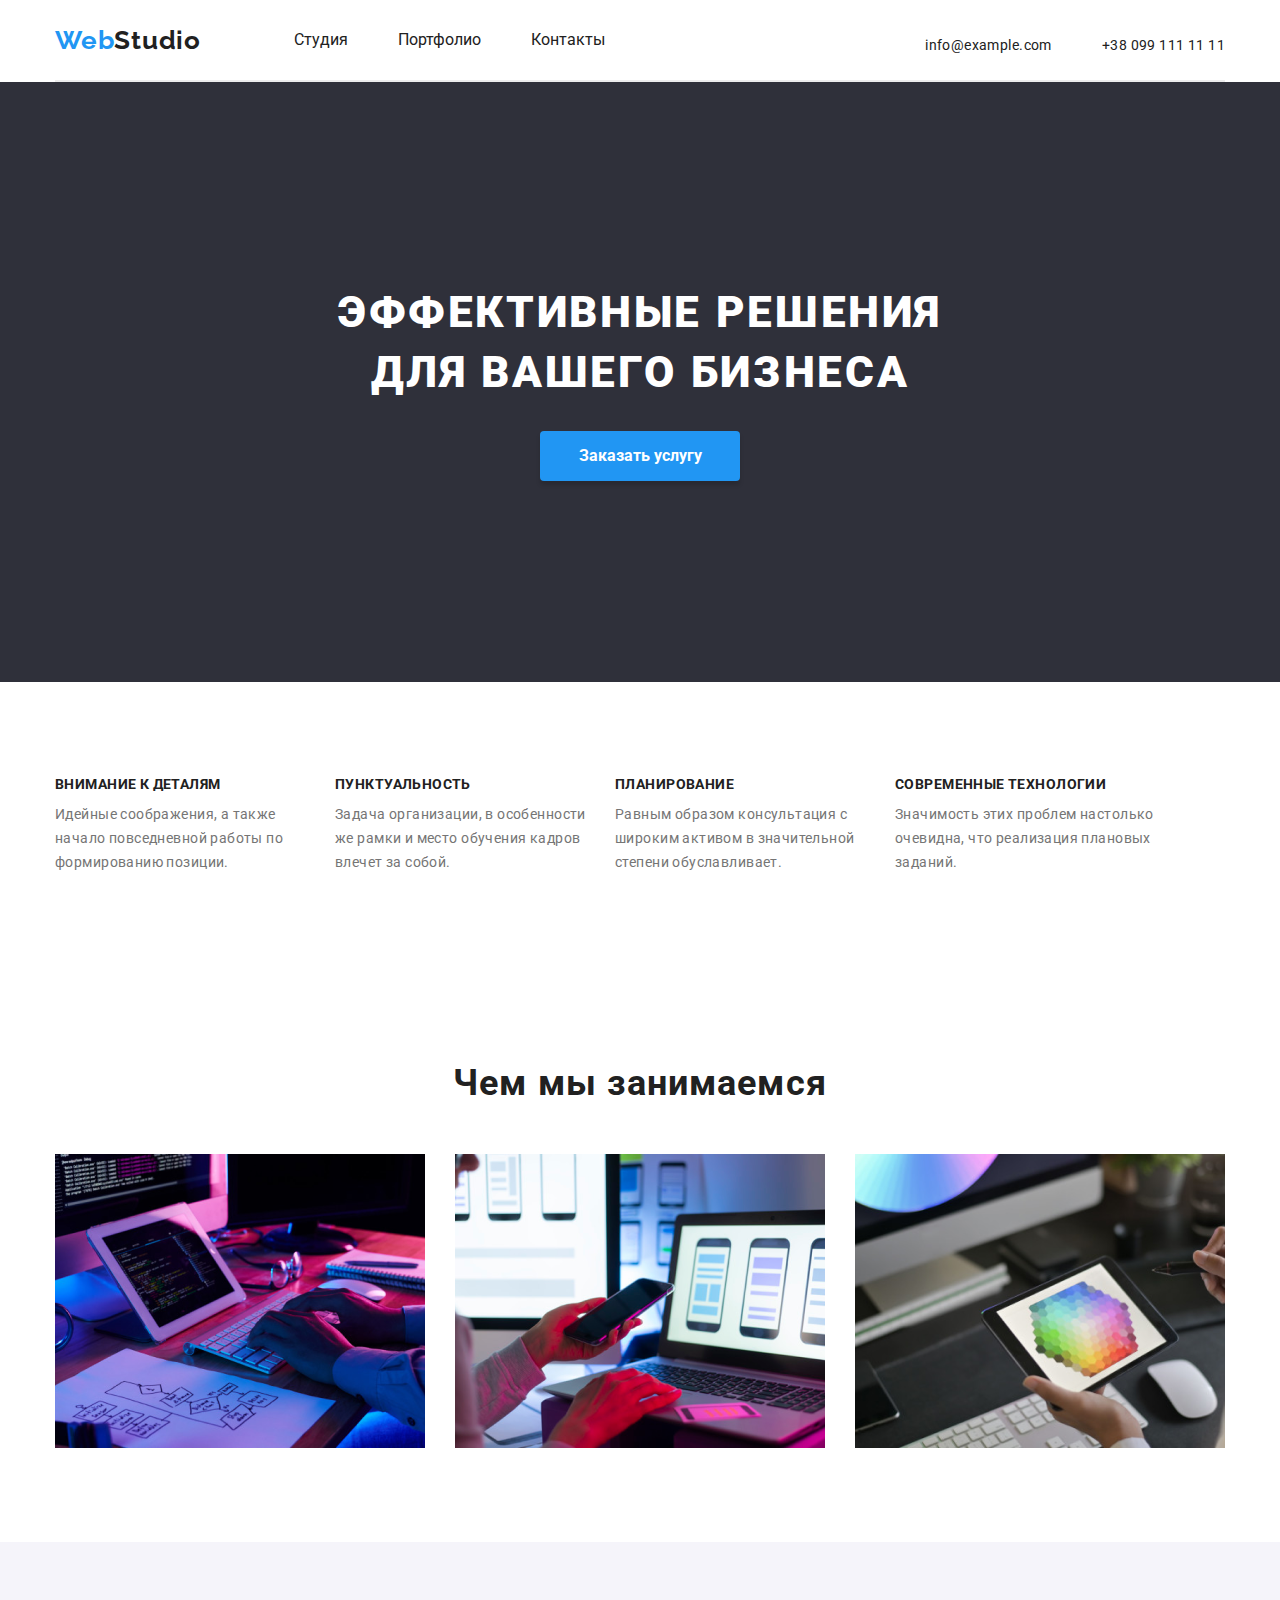
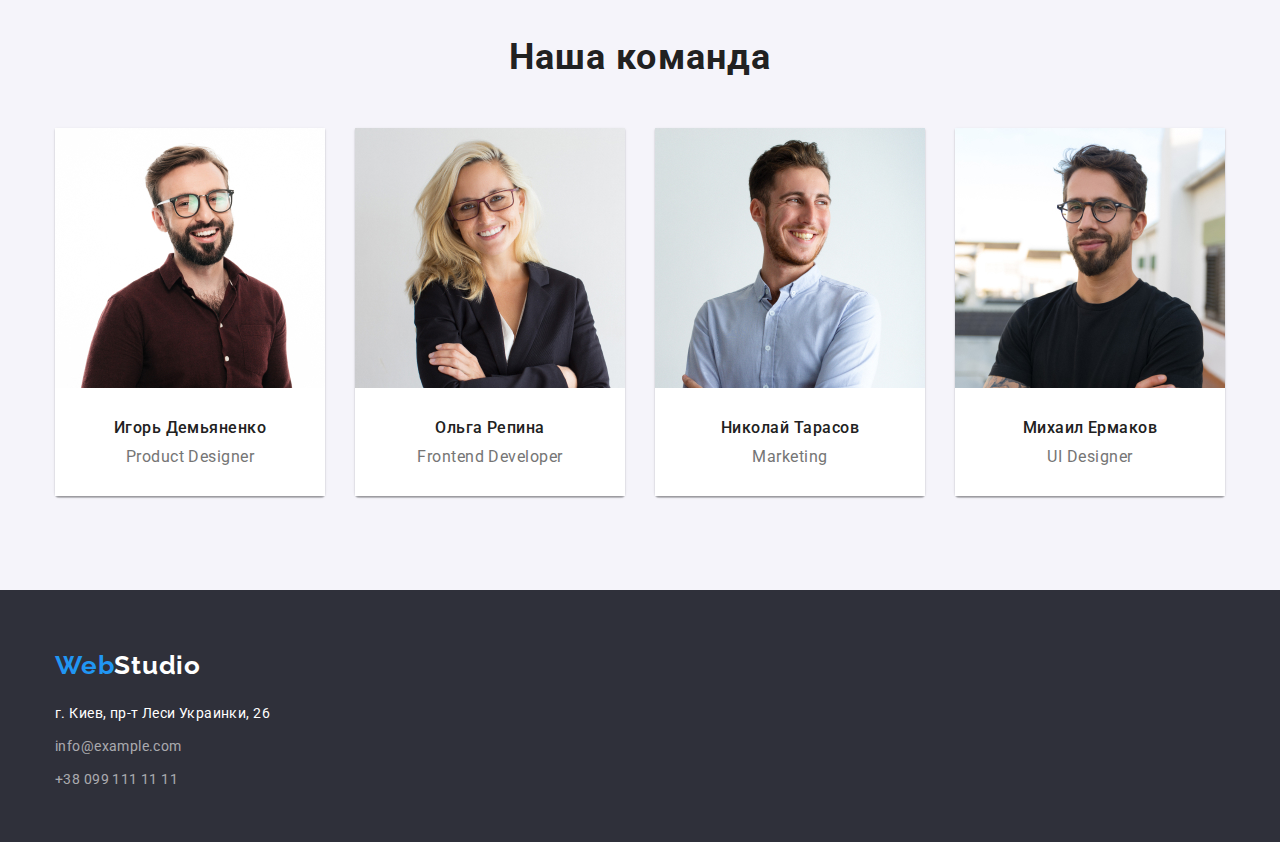
<file: index.html>
<!DOCTYPE html>
<html lang="ru">
<head>
    <meta charset="UTF-8">
    <meta name="viewport" content="width=device-width, initial-scale=1.0">
    <title>WebStudio</title>
    <link href="https://fonts.googleapis.com/css2?family=Raleway:wght@600&display=swap" rel="stylesheet">
    <link href="https://fonts.googleapis.com/css2?family=Roboto:wght@400;700&display=swap" rel="stylesheet">
    <link rel="stylesheet" href="./css/styles.css">
    <link rel="stylesheet" href="./css/normalize.css">
</head>
<body>
    <div class="container">    
        <header class="flexbox">
            <nav class="nav flexbox">
                <a href="/" class="logo link">
                    <span class="logo-web">Web</span>Studio
                </a>
        
                <ul class="list"> 
                    <li class="item"> <a href="" class="link-nav link">Студия</a></li>
                    <li class="item"> <a href="./portfolio.html" class="link-nav link">Портфолио</a></li>
                    <li class="item"> <a href="" class="link-nav link">Контакты</a></li>
                </ul>
            </nav>
        <ul class="list mail-tel">
            <li class="item">
                <a href="mailto:info@example.com" class="email link header">info@example.com</a>
            </li>
            <li class="item">
                <a href="tel:+380991111111" class="link header">+38 099 111 11 11</a>
            </li>
        </ul>
        </header>
        <hr>
    </div>
<main>
    <div class="container hero">
        <section class="hero">
            <h1 class="main-title">Эффективные решения <br> для вашего бизнеса</h1>
            <button type="button">Заказать услугу</button>
        </section>
    </div>
    
    <section class="advantages">
            <div class="container">
                <ul class="list">
                    <li class="list advantages">
                        <h3 class="main-title-3">Внимание к деталям</h3>
                        <p class="main-text-3">Идейные соображения, а также начало повседневной работы по формированию позиции.</p>
                    </li>
                    <li class="list advantages">
                        <h3 class="main-title-3">Пунктуальность</h3>
                        <p class="main-text-3">Задача организации, в особенности же рамки и место обучения кадров влечет за собой.</p>
                    </li>
                    <li class="list advantages">
                        <h3 class="main-title-3">Планирование</h3>
                        <p class="main-text-3">Равным образом консультация с широким активом в значительной степени обуславливает.</p>
                    </li>
                    <li class="list advantages">
                        <h3 class="main-title-3">Современные технологии</h3>
                        <p class="main-text-3">Значимость этих проблем настолько очевидна, что реализация плановых заданий.</p>
                    </li>
                </ul>
            </div>
    </section>
    
<section class="services">
        <div class="container">
            <h2 class="main-title-2">Чем мы занимаемся</h2>
        <ul class="list services">
            <li class="foto-items">
                <img class="foto-services"
                src="./images/1.png" alt="Компьютер" width="370">
            </li>
            <li class="foto-items">
                <img class="foto-services"
                src="./images/2.png" alt="Смартфон" width="370">
            </li>
            <li class="foto-items">
                <img class="foto-services"
                src="./images/3.png" alt="Спектор цветов на планшете" width="370">
            </li>
        </ul>
        </div>
</section>
    
<section class="team">
        <div class="container">
            <h2 class="main-title-2">Наша команда</h2>
        <ul class="list">
            <li class="list-team">
                <img class="foto-team" src="./images/igor.jpg" alt="Игорь" width="270">
                <div class="team-text">
                    <p class="text-name">Игорь Демьяненко</p>
                    <p class="text-profession">Product Designer</p>                    
                </div>                
            </li>
            <li class="list-team">
                 <img class="foto-team" src="./images/olga.jpg" alt="Ольга" width="270">
                <div class="team-text">
                    <p class="text-name">Ольга Репина</p>
                    <p class="text-profession">Frontend Developer</p>                    
                </div> 
            </li>
            <li class="list-team">
                <img class="foto-team" src="./images/nik.jpg" alt="Николай" width="270">
                <div class="team-text">
                    <p class="text-name">Николай Тарасов</p>
                    <p class="text-profession">Marketing</p>                    
                </div>
            </li>
            <li class="list-team">
                <img class="foto-team" src="./images/mihail.jpg" alt="Михаил" width="270">
                <div class="team-text">
                    <p class="text-name">Михаил Ермаков</p>
                    <p class="text-profession">UI Designer</p>                    
                </div>         
            </li>
        </ul>
        </div>
</section>
    
</main>
<footer class="page-footer">
    <div class="container footer">
        <a href="/" class="logo link footer">
            <span class="logo-web">Web</span><span class="logo-footer">Studio</span>
        </a>
        <address class="post">
            г. Киев, пр-т Леси Украинки, 26
        </address>
    
        <address class="mail-tel footer">
            <a href="mailto:info@example.com" class="email link footer">info@example.com</a><br>
            <a href="tel:+380991111111" class="link footer">+38 099 111 11 11</a>
        </address>
    </div>
</footer>
</body>
</html>
</file>
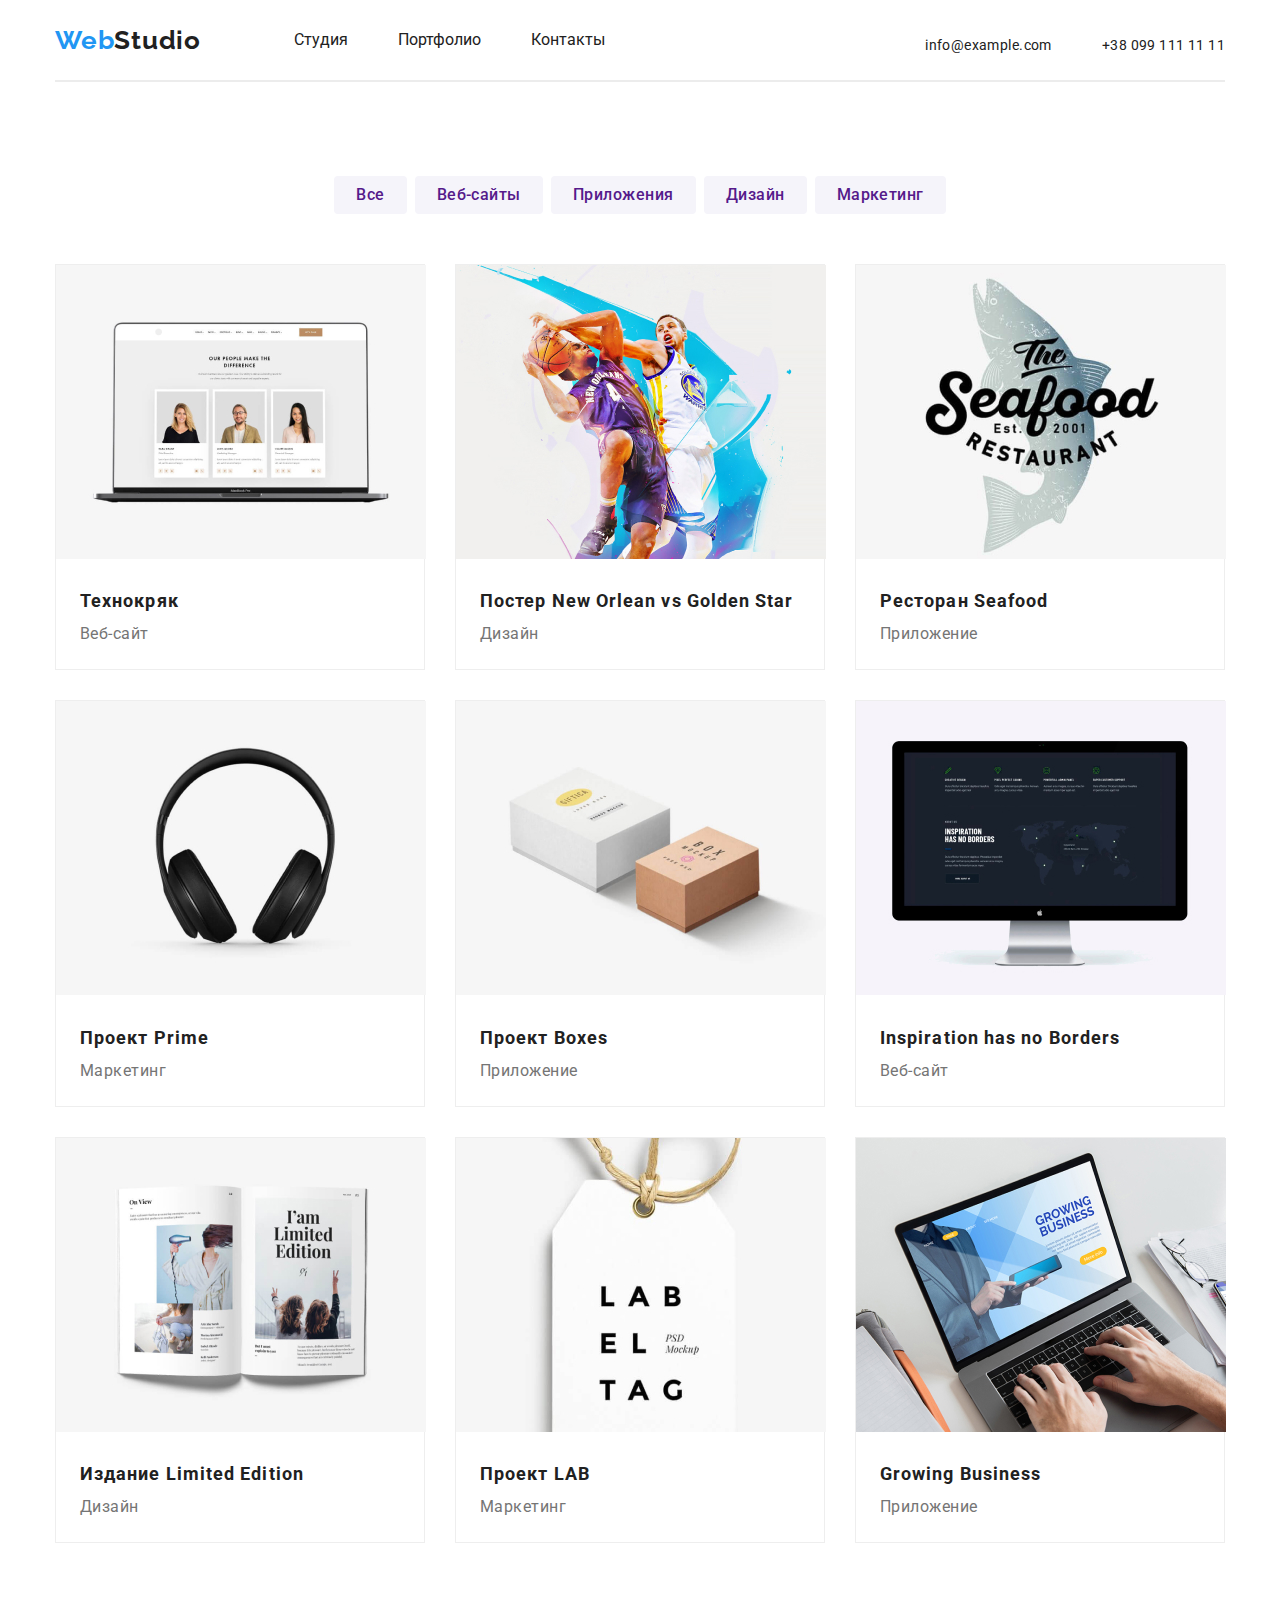
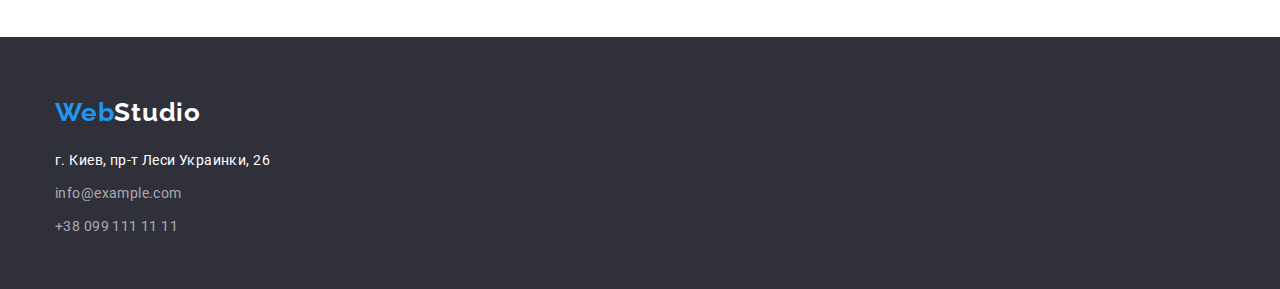
<file: portfolio.html>
<!DOCTYPE html>
<html lang="ru">
<head>
    <meta charset="UTF-8">
    <meta name="viewport" content="width=device-width, initial-scale=1.0">
    <title>WebStudio</title>
    <link href="https://fonts.googleapis.com/css2?family=Raleway:wght@600&display=swap" rel="stylesheet">
    <link href="https://fonts.googleapis.com/css2?family=Roboto:wght@400;700&display=swap" rel="stylesheet">
    <link rel="stylesheet" href="./css/styles.css">
    <link rel="stylesheet" href="./css/normalize.css">
</head>
<body>
    <!-- site header -->
    <div class="container">    
        <header class="flexbox">
            <nav class="nav flexbox">
                <a href="/" class="logo link">
                    <span class="logo-web">Web</span>Studio
                </a>
        
                <ul class="list"> 
                    <li class="item"> <a href="./index.html" class="link-nav link">Студия</a></li>
                    <li class="item"> <a href="./portfolio.html" class="link-nav link">Портфолио</a></li>
                    <li class="item"> <a href="" class="link-nav link">Контакты</a></li>
                </ul>
            </nav>
        <ul class="list mail-tel">
            <li class="item">
                <a href="mailto:info@example.com" class="email link header">info@example.com</a>
            </li>
            <li class="item">
                <a href="tel:+380991111111" class="link header">+38 099 111 11 11</a>
            </li>
        </ul>
        </header>
        <hr>
    </div>
<main>
    <!-- filter -->
    <section class="filter">
        <div class="container">
            <!-- <h1 class="title-portfolio">Портфолио</h1> -->
            <ul class="list filter">
                <li class="portfolio-filter"><a href="">Все</a></li>
                <li class="portfolio-filter"><a href="">Веб-сайты</a></li>
                <li class="portfolio-filter"><a href="">Приложения</a></li>
                <li class="portfolio-filter"><a href="">Дизайн</a></li>
                <li class="portfolio-filter"><a href="">Маркетинг</a></li>
            </ul>
        </div>
    </section>
    <!-- portfolio -->
    <section class="portfolio">
        <div class="container">
            <ul class="list portfolio">
                <li class="portfolio-list">
                    <img class="portfolio-foto" src="./images/tehnokriak.jpg" alt="Ноутбук" width="370" height="294">
                    <div class="p-txt">
                        <h2 class="portfolio-name">Технокряк</h2>
                        <p class="portfolio-text">Веб-сайт</p> 
                    </div>           
                </li>
                <li class="portfolio-list">
                    <img class="portfolio-foto" src="./images/poster.jpg" alt="Баскетбол" width="370" height="294">
                    <div class="p-txt">
                        <h2 class="portfolio-name">Постер New Orlean vs Golden Star</h2>
                        <p class="portfolio-text">Дизайн</p> 
                    </div>
                                                  
                </li>
                <li class="portfolio-list">
                    <img class="portfolio-foto" src="./images/seafood.jpg" alt="Логотип ресторана" width="370" height="294">
                    <div class="p-txt">
                        <h2 class="portfolio-name">Ресторан Seafood</h2>
                        <p class="portfolio-text">Приложение</p>
                    </div>
                    
                </li>
                <li class="portfolio-list">
                    <img class="portfolio-foto" src="./images/prime.jpg" alt="Наушники" width="370" height="294">
                    <div class="p-txt">
                        <h2 class="portfolio-name">Проект Prime</h2>
                        <p class="portfolio-text">Маркетинг</p>
                    </div>         
                </li>
                <li class="portfolio-list">
                    <img class="portfolio-foto" src="./images/boxes.jpg" alt="Коробки" width="370" height="294">
                    <div class="p-txt">
                        <h2 class="portfolio-name">Проект Boxes</h2>
                        <p class="portfolio-text">Приложение</p>  
                    </div>                                  
                </li>
                <li class="portfolio-list">
                    <img class="portfolio-foto" src="./images/inspiration.jpg" alt="Монитор" width="370" height="294">
                    <div class="p-txt">
                        <h2 class="portfolio-name">Inspiration has no Borders</h2>
                        <p class="portfolio-text">Веб-сайт</p>
                    </div>                                    
                </li>
                <li class="portfolio-list">
                    <img class="portfolio-foto" src="./images/limited-edition.jpg" alt="Журнал" width="370" height="294">
                    <div class="p-txt">
                        <h2 class="portfolio-name">Издание Limited Edition</h2>
                        <p class="portfolio-text">Дизайн</p> 
                    </div>                                   
                </li>
                <li class="portfolio-list">
                    <img class="portfolio-foto" src="./images/lab.jpg" alt="Лейба" width="370" height="294">
                    <div class="p-txt">
                        <h2 class="portfolio-name">Проект LAB</h2>
                        <p class="portfolio-text">Маркетинг</p> 
                    </div>                       
                </li>
                <li class="portfolio-list">
                    <img class="portfolio-foto" src="./images/growing-business.jpg" alt="" width="370" height="294">
                    <div class="p-txt">
                        <h2 class="portfolio-name">Growing Business</h2>
                        <p class="portfolio-text">Приложение</p>
                    </div>                    
                </li>            
            </ul>
        </div>
    </section>
</main>
<footer class="page-footer">
    <div class="container footer">
        <a href="/" class="logo link footer">
            <span class="logo-web">Web</span><span class="logo-footer">Studio</span>
        </a>
        <address class="post">
            г. Киев, пр-т Леси Украинки, 26
        </address>
    
        <address class="mail-tel footer">
            <a href="mailto:info@example.com" class="email link footer">info@example.com</a><br>
            <a href="tel:+380991111111" class="link footer">+38 099 111 11 11</a>
        </address>
    </div>
</footer>
</body>
</html>
</file>
<file: css/styles.css>
html {
    box-sizing: border-box;
}

*,
*::before,
*::after {
    box-sizing: inherit;
}

:root {
    --color-black: #212121;
    --color-blue: #2196F3;
    --color-white: #ffffff;
    --color-grey: #757575;
    --color-dark-grey: #2F303A;
    --color-light-grey: rgba(255, 255, 255, 0.6);
    --color-grey-buttom: #F5F4FA;
}

body {
    margin: 0px;
    font-family: 'Roboto', sans-serif;
    font-style: normal;
    color: var(--color-black);
}

li {
    list-style-type: none;
}

button {
    font-weight: bold;
    font-size: 16px;
    line-height: 30px;
    text-decoration: none;
    text-align: center;
    color: var(--color-white);
    background-color: var(--color-blue);
    border-radius: 4px;
    border: none;
    box-shadow: 0px 4px 4px rgba(0, 0, 0, 0.15);
    padding: 10px 32px;
    min-width: 200px;
    height: 50px;
}

a {
    text-decoration: none;
}

.container {
    width: 1200px;
    padding-right: 15px;
    padding-left: 15px;
    margin-right: auto;
    margin-left: auto;
}

.flexbox {
    display: flex;
    align-items: center;
    height: 80px;
}

hr {
    border: 1px solid #ECECEC;
    margin-top: 0;
    margin-bottom: 0;
}


.nav.flexbox {
    display: flex;
}

.logo {
    font-family: 'Raleway', sans-serif;
    margin-right: 93px;
}

.list.mail-tel {
    margin-left: auto;
}

.logo-web {
    color: var(--color-blue);
    font-style: normal;
    font-weight: bold;
    font-size: 26px;
    line-height: 31px;
    letter-spacing: 0.03em;
}

.logo.link {
    font-style: normal;
    font-weight: bold;
    font-size: 26px;
    line-height: 31px;
    letter-spacing: 0.03em;
}

.logo-footer {
    color: var(--color-white)
}

.link-nav:hover,
.link-nav:focus,
.link-nav:active {
    color: var(--color-blue);
}

.link-nav.link,
.link.header {
    display: block;
    padding-top: 32px;
    padding-bottom: 32px;
}

.email:hover,
.email:focus {
    color: var(--color-blue);
}

.list {
    display: flex;
    padding: 0;
    margin: 0;
}

.list .item:not(:last-child) {
    margin-right: 50px;
}

/* .item {
    height: 80px;
} */

.list .filter {
    align-items: center;
}

.list .portfolio {
    flex-wrap: wrap
}

.main-title {
    margin-top: 0;
    margin-bottom: 30;
    font-weight: 900;
    font-size: 44px;
    line-height: 60px;
    letter-spacing: 0.06em;
    text-transform: uppercase;
    color: var(--color-white);
}

.container.hero {
    text-align: center;
    width: 100%;
    height: 600px;
    margin-bottom: 94px;
    padding-top: 200px;
    padding-bottom: 200px;
    background-color: #2F303A;
}

.advantages {
    margin-bottom: 94px;
}

.list.advantages {
    display: inline-block;
    width: 270px;
}

.list.advantages:not(:last-child) {
    margin-right: 10px;
}

.main-title-3 {
    font-weight: bold;
    font-size: 14px;
    line-height: 16px;
    letter-spacing: 0.03em;
    text-transform: uppercase;
    margin-top: 0;
    margin-block-end: 10px;
}

.main-text-3 {
    font-weight: normal;
    font-size: 14px;
    line-height: 24px;
    letter-spacing: 0.03em;
    color: var(--color-grey);
    margin-top: 0;
    margin-bottom: 0;
}

.services {
    margin-bottom: 94px;
}

.foto-services {
    display: block;
}

.foto-items:not(:last-child) {
    margin-right: 30px;
}

.main-title-2 {
    font-weight: bold;
    font-size: 36px;
    line-height: 42px;
    text-align: center;
    letter-spacing: 0.03em;
    margin-top: 0;
    margin-bottom: 50px;
}

.team {
    background-color: var(--color-grey-buttom);
    padding-top: 94px;
    padding-bottom: 94px;
}

.list-team {
    display: inline-block;
    border-bottom-right-radius: 4px;
    border-bottom-left-radius: 4px;
    box-shadow: 0px 1px 3px rgba(0, 0, 0, 0.12), 0px 1px 1px rgba(0, 0, 0, 0.14), 0px 2px 1px rgba(0, 0, 0, 0.2);
    /* margin-right: 30px; */
}

.list-team:not(:last-child) {
    margin-right: 30px;
}

.foto-team {
    display: block;
}

.text-name {
    font-weight: 500;
    font-size: 16px;
    line-height: 19px;
    text-align: center;
    letter-spacing: 0.03em;
    margin-top: 0;
    margin-bottom: 10px;
}

.team-text {
    padding-top: 30px;
    padding-bottom: 30px;
    background-color: var(--color-white);
    border-style: none;
}

.text-profession {
    font-weight: normal;
    font-size: 16px;
    line-height: 19px;
    text-align: center;
    letter-spacing: 0.03em;
    color: var(--color-grey);
    margin-top: 0;
    margin-bottom: 0;
}

.post {
    font-weight: normal;
    font-size: 14px;
    line-height: 24px;
    letter-spacing: 0.03em;
    color: var(--color-white);
    font-style: normal;
    margin-top: 20px;
}

.mail-tel.footer {
    font-weight: normal;
    display: flex;
    margin-top: 9px;
    font-size: 14px;
    line-height: 24px;
    letter-spacing: 0.03em;
    color: var(--color-light-grey);
    flex-wrap: wrap;
    width: 231px;
}

.mail-tel {
    font-weight: normal;
    margin-top: 9px;
    font-size: 14px;
    line-height: 24px;
    letter-spacing: 0.03em;
    color: var(--color-light-grey);
}

.link.footer:not(:last-child) {
    margin-bottom: 9px;
}

.filter {
    margin-top: 94px;
    margin-bottom: 50px;
}

.list.filter {
    display: flex;
    justify-content: center;
}

.portfolio-filter {
    display: inline-block;
    font-weight: 500;
    font-size: 16px;
    line-height: 26px;
    text-align: center;
    letter-spacing: 0.03em;
    text-decoration: none;
    color: var(--color-black);
    height: 38px;
    border-radius: 4px;
    padding: 6px 22px;
    background-color: var(--color-grey-buttom);
}

.portfolio-filter:not(:last-child) {
    margin-right: 8px;
}

.portfolio-filter:hover,
.portfolio-filter:focus,
.portfolio-filter:active {
    background-color: var(--color-blue);
    color: var(--color-white);
}

.portfolio {
    margin-bottom: 94px;
}

.list.portfolio {
    display: flex;
    flex-wrap: wrap;
    margin-bottom: -30px;
    margin-right: -30px;
}

.title-portfolio {
    margin: 0;
    font-size: none;
}

.portfolio-list {
    display: inline-block;
    width: 370px;
    border: 1px solid #EEEEEE;
    margin-bottom: 30px;
    margin-right: 30px;
    flex-basis: calc((100% - 3 * 30px) / 3);
}

.portfolio-list:nth-child(3n) {
    margin-right: 0;
}

.p-txt {
    padding: 20px 24px;
}


.portfolio-name {
    font-weight: bold;
    font-size: 18px;
    line-height: 36px;
    letter-spacing: 0.06em;
    margin-top: 0;
    margin-bottom: 0;
}

.portfolio-text {
    font-weight: normal;
    font-size: 16px;
    line-height: 30px;
    letter-spacing: 0.03em;
    color: var(--color-grey);
    margin-top: 0;
    margin-bottom:0px;
}

.link {
    text-decoration: none;
    color: var(--color-black);
    font-style: normal;
}

.link.footer {
    color: var(--color-light-grey);
}

.page-footer {
    background-color: var(--color-dark-grey);
    height: 252px;
    width: 100%;
    margin-right: auto;
    margin-left: auto;
    padding-top: 60px;
}

logo.link.footer {
    display: block;
    margin-right: 0px;
}
</file>
